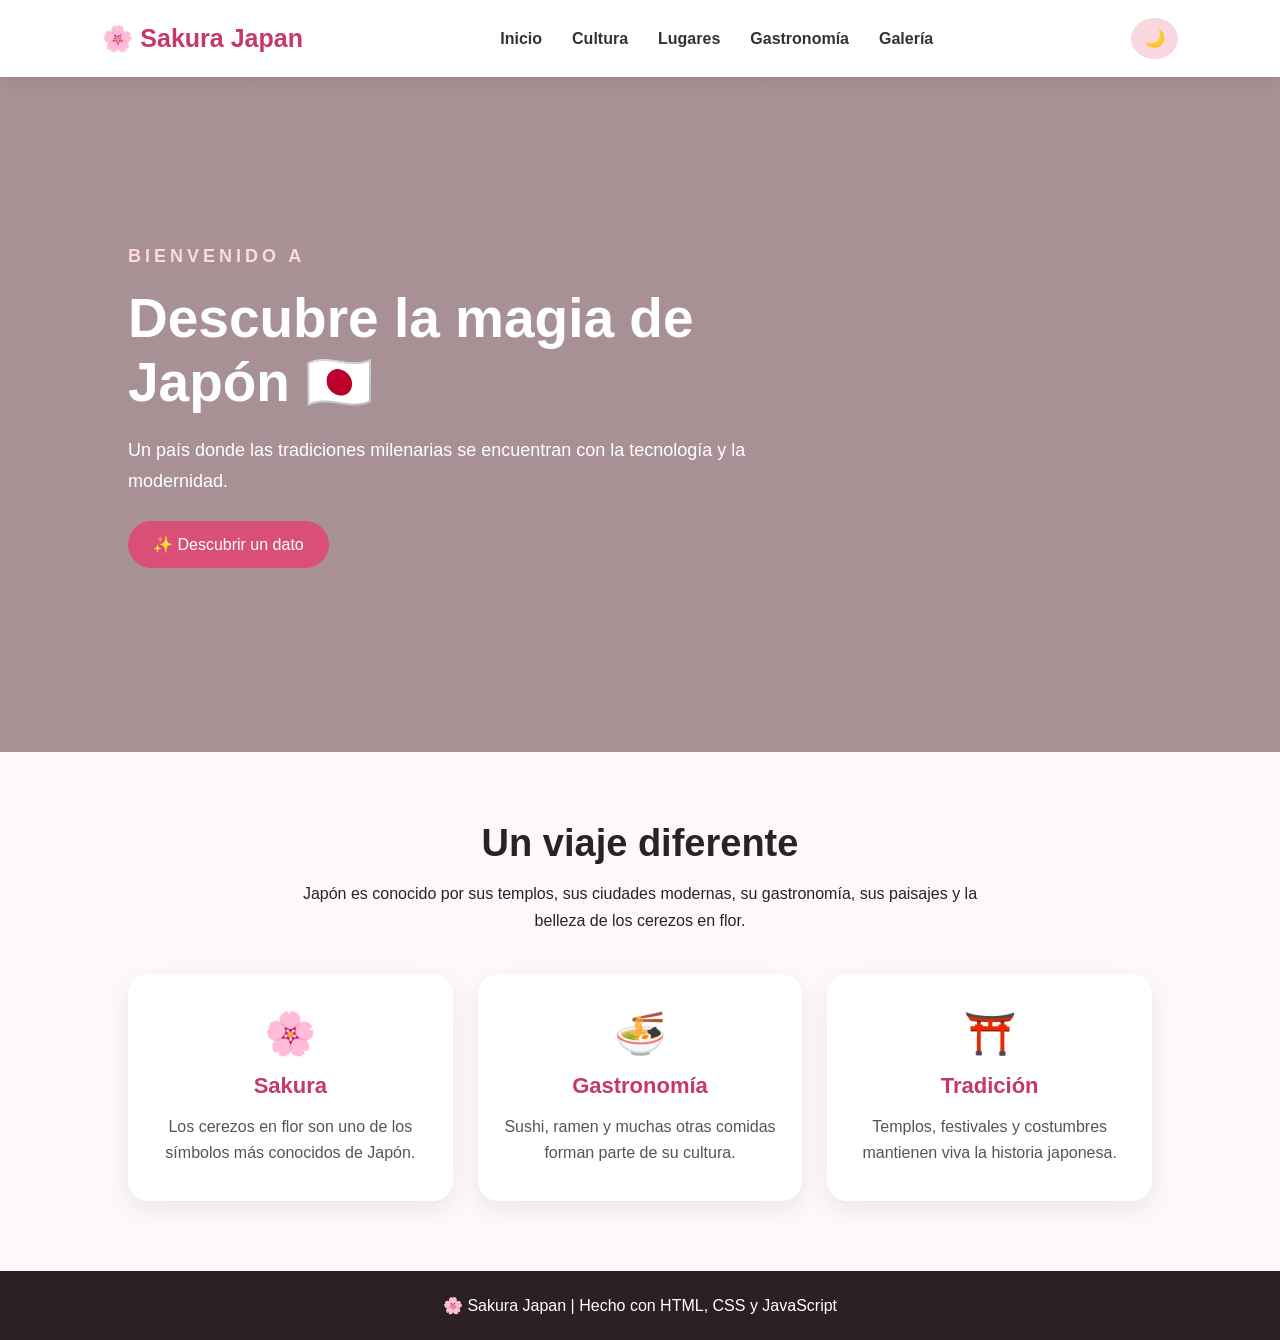
<file: index.html>
<!DOCTYPE html>
<html lang="es">
<head>
    <meta charset="UTF-8">
    <meta name="viewport" content="width=device-width, initial-scale=1.0">
    <title>Sakura Japan</title>
    <link rel="stylesheet" href="Css/style.css">
</head>

<body>

    <header>
        <nav class="navbar">
            <h1>🌸 Sakura Japan</h1>

            <div class="menu">
    <a href="index.html">Inicio</a>
    <a href="cultura.html">Cultura</a>
    <a href="lugares.html">Lugares</a>
    <a href="gastronomia.html">Gastronomía</a>
    <a href="galeria.html">Galería</a>
</div>

            <button id="modoBtn">🌙</button>
        </nav>
    </header>

    <main>

        <section class="hero">
            <div class="hero-text">
                <p class="small-title">BIENVENIDO A</p>

                <h2>Descubre la magia de Japón 🇯🇵</h2>

                <p>
                    Un país donde las tradiciones milenarias
                    se encuentran con la tecnología y la modernidad.
                </p>

                <button id="datoBtn" class="main-button">
                    ✨ Descubrir un dato
                </button>

                <p id="dato"></p>
            </div>
        </section>

        <section class="intro">
            <h2>Un viaje diferente</h2>

            <p>
                Japón es conocido por sus templos, sus ciudades modernas,
                su gastronomía, sus paisajes y la belleza de los cerezos
                en flor.
            </p>

            <div class="cards">

                <div class="card">
                    <span>🌸</span>
                    <h3>Sakura</h3>
                    <p>
                        Los cerezos en flor son uno de los símbolos
                        más conocidos de Japón.
                    </p>
                </div>

                <div class="card">
                    <span>🍜</span>
                    <h3>Gastronomía</h3>
                    <p>
                        Sushi, ramen y muchas otras comidas forman
                        parte de su cultura.
                    </p>
                </div>

                <div class="card">
                    <span>⛩️</span>
                    <h3>Tradición</h3>
                    <p>
                        Templos, festivales y costumbres mantienen
                        viva la historia japonesa.
                    </p>
                </div>

            </div>
        </section>

    </main>

    <footer>
        <p>🌸 Sakura Japan | Hecho con HTML, CSS y JavaScript</p>
    </footer>

<script src="JS/script.js"></script></body>
</html>
</file>
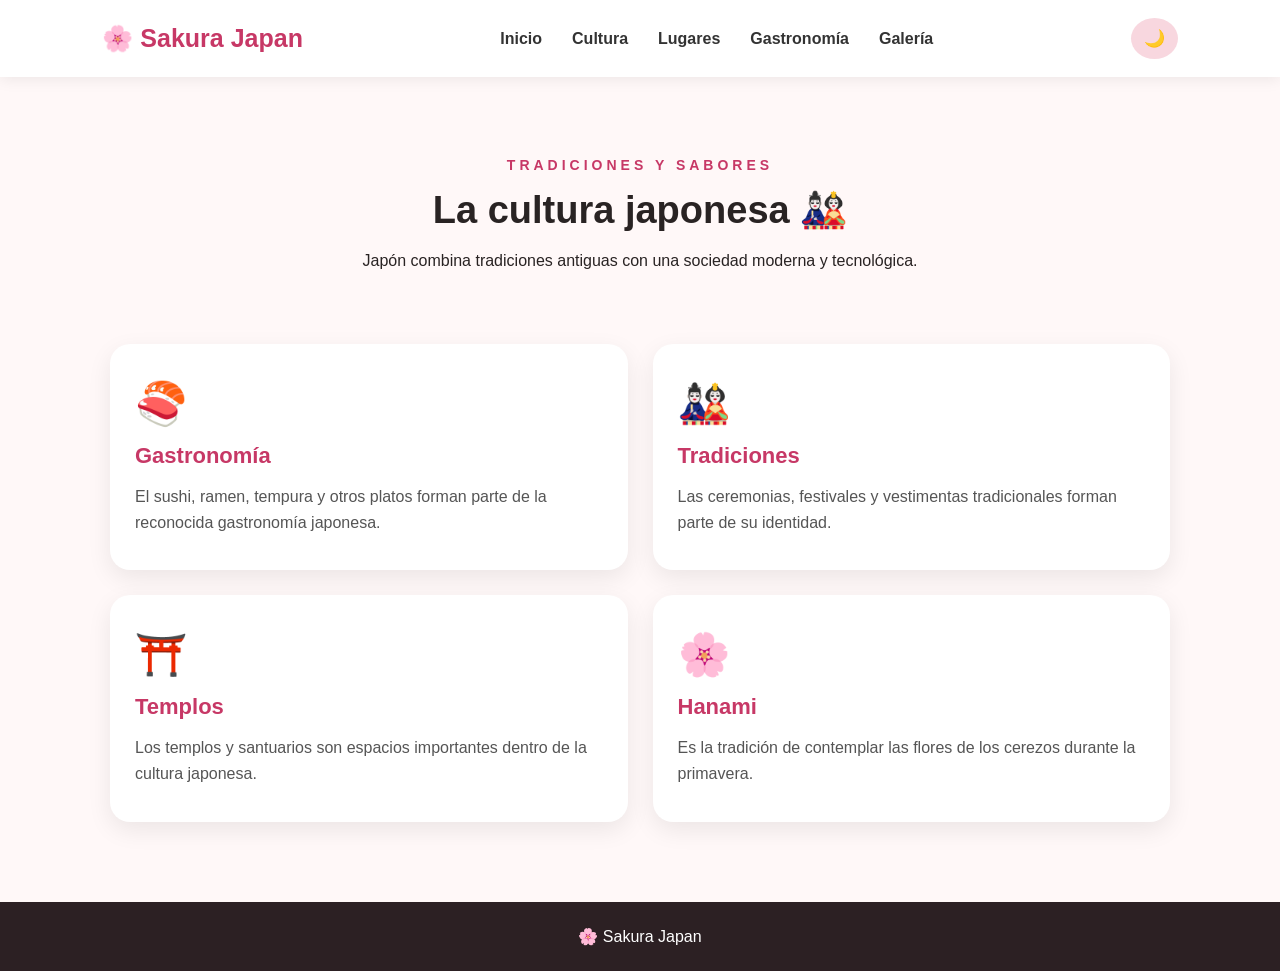
<file: cultura.html>
<!DOCTYPE html>
<html lang="es">
<head>
    <meta charset="UTF-8">
    <meta name="viewport" content="width=device-width, initial-scale=1.0">

    <title>Cultura | Sakura Japan</title>

    <link rel="stylesheet" href="Css/style.css">
</head>

<body>

    <header>
        <nav class="navbar">
            <h1>🌸 Sakura Japan</h1>

            <div class="menu">
    <a href="index.html">Inicio</a>
    <a href="cultura.html">Cultura</a>
    <a href="lugares.html">Lugares</a>
    <a href="gastronomia.html">Gastronomía</a>
    <a href="galeria.html">Galería</a>
</div>

            <button id="modoBtn">🌙</button>
        </nav>
    </header>

    <main>

        <section class="page-title">
            <p class="small-title">TRADICIONES Y SABORES</p>
            <h2>La cultura japonesa 🎎</h2>

            <p>
                Japón combina tradiciones antiguas con una sociedad
                moderna y tecnológica.
            </p>
        </section>

        <section class="cards cultural-cards">

            <div class="card">
                <span>🍣</span>
                <h3>Gastronomía</h3>
                <p>
                    El sushi, ramen, tempura y otros platos forman
                    parte de la reconocida gastronomía japonesa.
                </p>
            </div>

            <div class="card">
                <span>🎎</span>
                <h3>Tradiciones</h3>
                <p>
                    Las ceremonias, festivales y vestimentas
                    tradicionales forman parte de su identidad.
                </p>
            </div>

            <div class="card">
                <span>⛩️</span>
                <h3>Templos</h3>
                <p>
                    Los templos y santuarios son espacios importantes
                    dentro de la cultura japonesa.
                </p>
            </div>

            <div class="card">
                <span>🌸</span>
                <h3>Hanami</h3>
                <p>
                    Es la tradición de contemplar las flores de
                    los cerezos durante la primavera.
                </p>
            </div>

        </section>

    </main>

    <footer>
        <p>🌸 Sakura Japan</p>
    </footer>

    <script src="JS/script.js"></script>

</body>
</html>
</file>
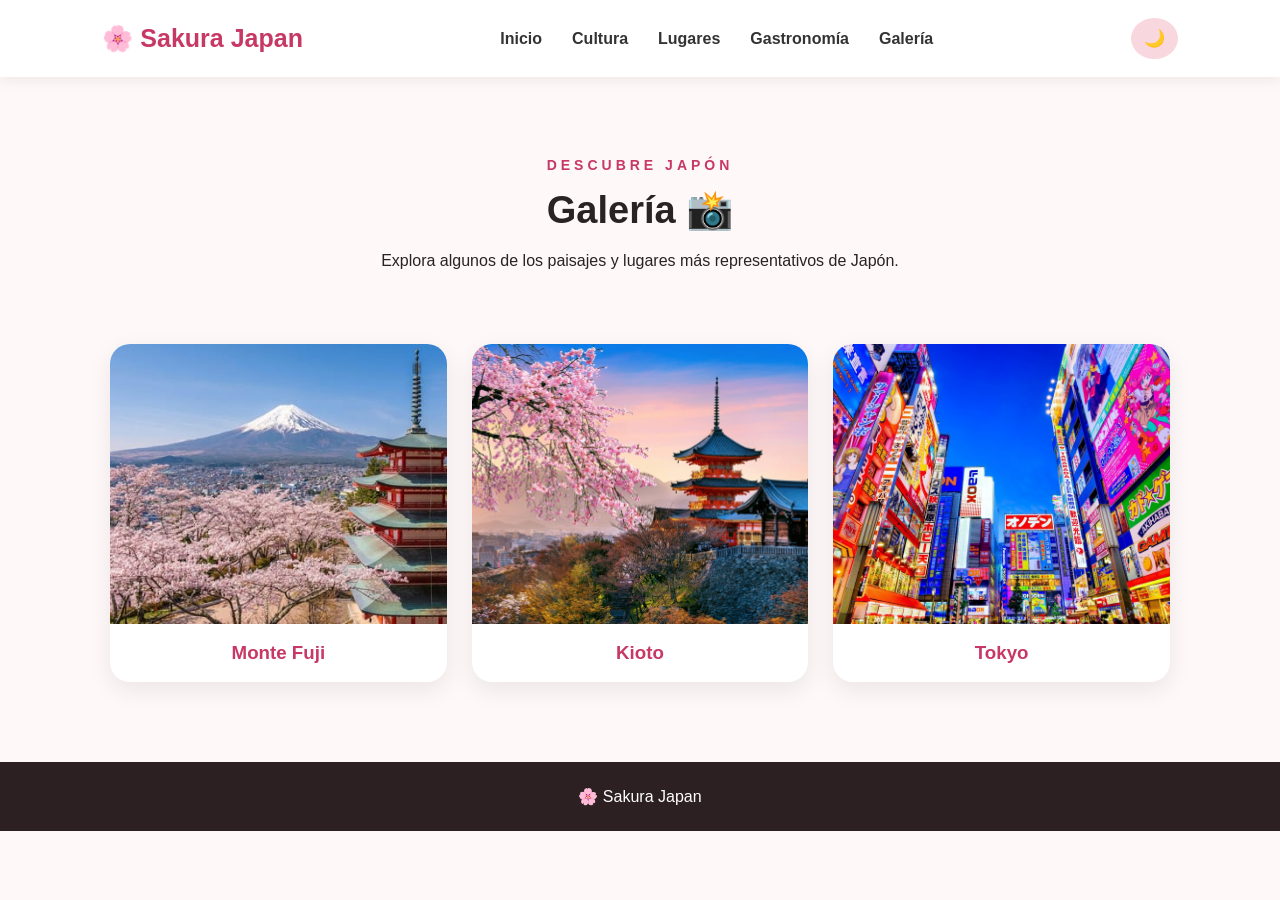
<file: galeria.html>
<!DOCTYPE html>
<html lang="es">
<head>
    <meta charset="UTF-8">
    <meta name="viewport" content="width=device-width, initial-scale=1.0">

    <title>Galería | Sakura Japan</title>

    <link rel="stylesheet" href="style.css">
</head>

<body>

    <header>
        <nav class="navbar">
            <h1>🌸 Sakura Japan</h1>

            <div class="menu">
    <a href="index.html">Inicio</a>
    <a href="cultura.html">Cultura</a>
    <a href="lugares.html">Lugares</a>
    <a href="gastronomia.html">Gastronomía</a>
    <a href="galeria.html">Galería</a>
</div>
            <button id="modoBtn">🌙</button>
        </nav>
    </header>

    <main>

        <section class="page-title">
            <p class="small-title">DESCUBRE JAPÓN</p>

            <h2>Galería 📸</h2>

            <p>
                Explora algunos de los paisajes y lugares
                más representativos de Japón.
            </p>
        </section>

       <section class="gallery-section">

    <div class="gallery-card">
        <img src="imagenes/fuji.jpg" alt="Monte Fuji">
        <h3>Monte Fuji</h3>
    </div>

    <div class="gallery-card">
        <img src="imagenes/kioto.jpg" alt="Kioto">
        <h3>Kioto</h3>
    </div>

    <div class="gallery-card">
        <img src="imagenes/Tokyo.jpg" alt="Tokyo">
        <h3>Tokyo</h3>
    </div>

</section>

    </main>

    <footer>
        <p>🌸 Sakura Japan</p>
    </footer>

    <script src="JS/script.js"></script>

</body>
</html>
</file>
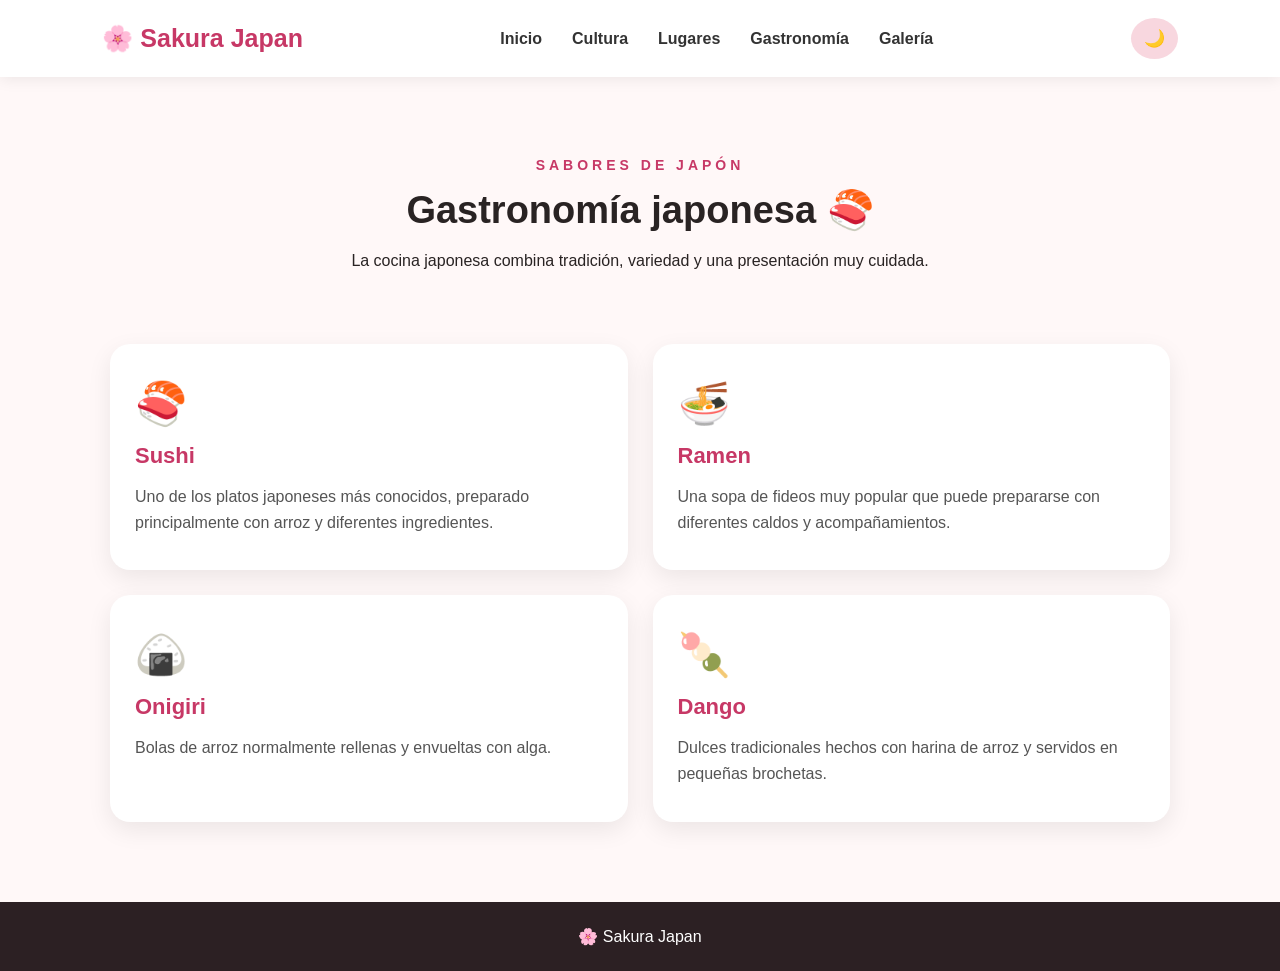
<file: gastronomia.html>
<!DOCTYPE html>
<html lang="es">
<head>
    <meta charset="UTF-8">
    <meta name="viewport" content="width=device-width, initial-scale=1.0">

    <title>Gastronomía | Sakura Japan</title>

    <link rel="stylesheet" href="Css/style.css">
</head>

<body>

    <header>
        <nav class="navbar">
            <h1>🌸 Sakura Japan</h1>

            <div class="menu">
                <a href="index.html">Inicio</a>
                <a href="cultura.html">Cultura</a>
                <a href="lugares.html">Lugares</a>
                <a href="gastronomia.html">Gastronomía</a>
                <a href="galeria.html">Galería</a>
            </div>

            <button id="modoBtn">🌙</button>
        </nav>
    </header>

    <main>

        <section class="page-title">
            <p class="small-title">SABORES DE JAPÓN</p>

            <h2>Gastronomía japonesa 🍣</h2>

            <p>
                La cocina japonesa combina tradición, variedad
                y una presentación muy cuidada.
            </p>
        </section>

        <section class="cards cultural-cards">

            <div class="card">
                <span>🍣</span>
                <h3>Sushi</h3>
                <p>
                    Uno de los platos japoneses más conocidos,
                    preparado principalmente con arroz y diferentes ingredientes.
                </p>
            </div>

            <div class="card">
                <span>🍜</span>
                <h3>Ramen</h3>
                <p>
                    Una sopa de fideos muy popular que puede
                    prepararse con diferentes caldos y acompañamientos.
                </p>
            </div>

            <div class="card">
                <span>🍙</span>
                <h3>Onigiri</h3>
                <p>
                    Bolas de arroz normalmente rellenas y
                    envueltas con alga.
                </p>
            </div>

            <div class="card">
                <span>🍡</span>
                <h3>Dango</h3>
                <p>
                    Dulces tradicionales hechos con harina de arroz
                    y servidos en pequeñas brochetas.
                </p>
            </div>

        </section>

    </main>

    <footer>
        <p>🌸 Sakura Japan</p>
    </footer>

    <script src="JS/script.js"></script>

</body>
</html>
</file>
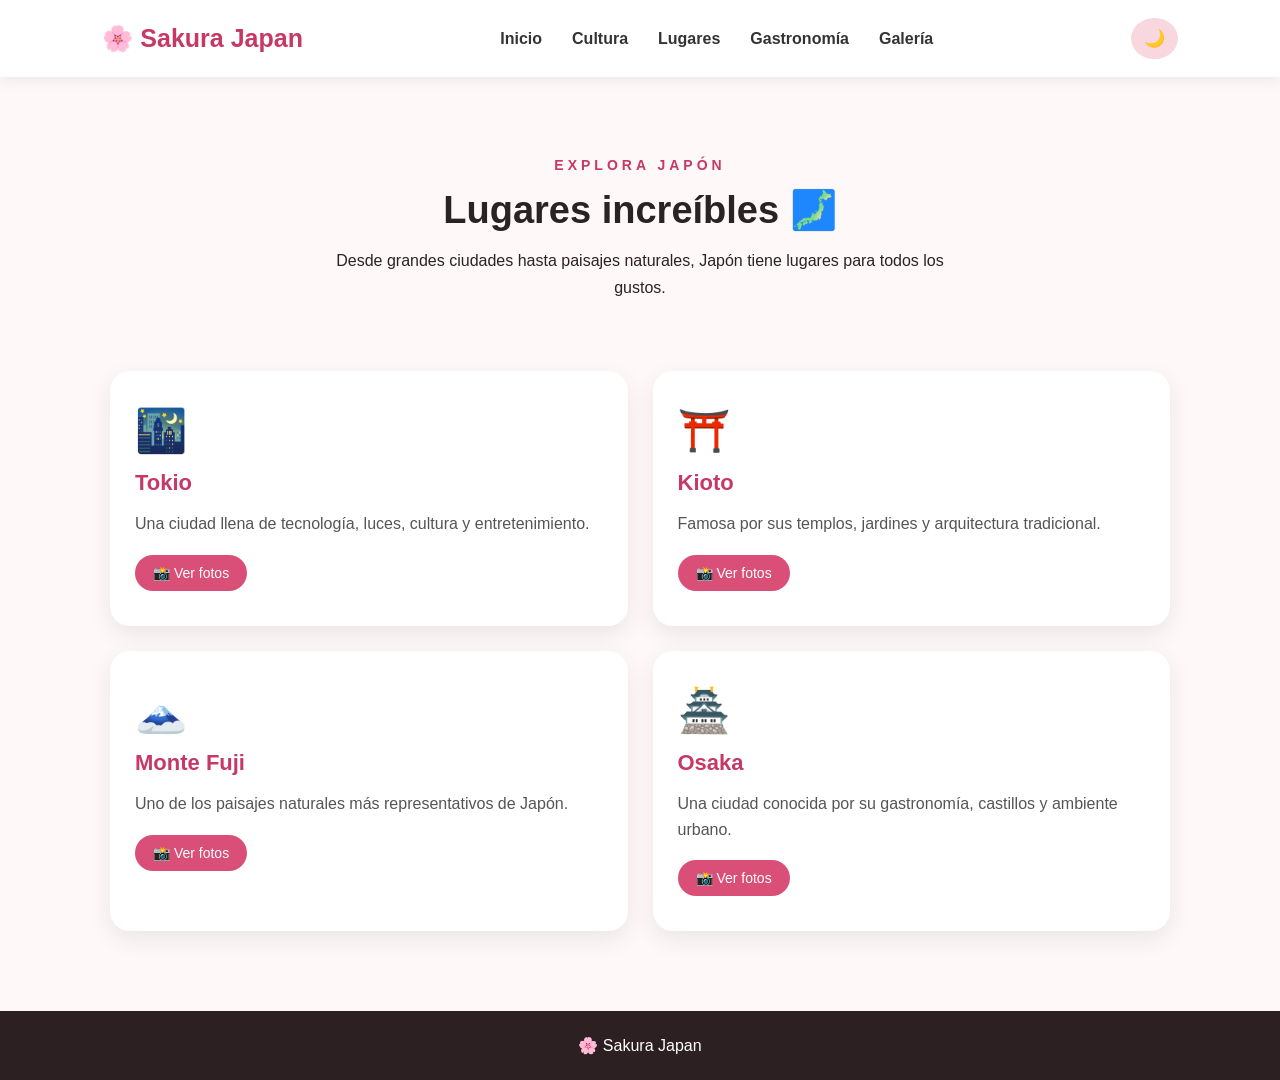
<file: lugares.html>
<!DOCTYPE html>
<html lang="es">
<head>
    <meta charset="UTF-8">
    <meta name="viewport" content="width=device-width, initial-scale=1.0">

    <title>Lugares | Sakura Japan</title>

    <link rel="stylesheet" href="Css/style.css">
</head>

<body>

    <header>
        <nav class="navbar">
            <h1>🌸 Sakura Japan</h1>

          <div class="menu">
    <a href="index.html">Inicio</a>
    <a href="cultura.html">Cultura</a>
    <a href="lugares.html">Lugares</a>
    <a href="gastronomia.html">Gastronomía</a>
    <a href="galeria.html">Galería</a>
</div>

            <button id="modoBtn">🌙</button>
        </nav>
    </header>

    <main>

        <section class="page-title">
            <p class="small-title">EXPLORA JAPÓN</p>

            <h2>Lugares increíbles 🗾</h2>

            <p>
                Desde grandes ciudades hasta paisajes naturales,
                Japón tiene lugares para todos los gustos.
            </p>
        </section>

        <section class="cards places">

            <div class="card place-card" data-place="tokio">
                <span>🌃</span>
                <h3>Tokio</h3>
                <p>
                    Una ciudad llena de tecnología, luces,
                    cultura y entretenimiento.
                </p>
                <button class="place-button">📸 Ver fotos</button>
            </div>

            <div class="card place-card" data-place="kioto">
                <span>⛩️</span>
                <h3>Kioto</h3>
                <p>
                    Famosa por sus templos, jardines y
                    arquitectura tradicional.
                </p>
                <button class="place-button">📸 Ver fotos</button>
            </div>

            <div class="card place-card" data-place="fuji">
                <span>🗻</span>
                <h3>Monte Fuji</h3>
                <p>
                    Uno de los paisajes naturales más
                    representativos de Japón.
                </p>
                <button class="place-button">📸 Ver fotos</button>
            </div>

            <div class="card place-card" data-place="osaka">
                <span>🏯</span>
                <h3>Osaka</h3>
                <p>
                    Una ciudad conocida por su gastronomía,
                    castillos y ambiente urbano.
                </p>
                <button class="place-button">📸 Ver fotos</button>
            </div>

        </section>

    </main>

    <!-- VENTANA DE FOTOS -->

    <div id="photoModal" class="photo-modal">

        <div class="photo-content">

            <button id="closeModal" class="close-modal">✕</button>

            <h2 id="modalTitle"></h2>

            <p id="modalDescription"></p>

            <div id="photoGallery" class="photo-gallery"></div>

        </div>

    </div>

    <footer>
        <p>🌸 Sakura Japan</p>
    </footer>

    <script src="JS/script.js"></script>

</body>
</html>
</file>
<file: Css/style.css>
* {
    margin: 0;
    padding: 0;
    box-sizing: border-box;
    font-family: Arial, sans-serif;
}

body {
    background: #fff8f8;
    color: #292323;
    transition: 0.3s;
}

/* BARRA DE NAVEGACIÓN */

.navbar {
    width: 100%;
    padding: 18px 8%;
    display: flex;
    align-items: center;
    justify-content: space-between;
    background: #ffffff;
    box-shadow: 0 2px 15px rgba(0, 0, 0, 0.08);
    position: sticky;
    top: 0;
    z-index: 10;
}

.navbar h1 {
    color: #c73866;
    font-size: 25px;
}

.menu {
    display: flex;
    gap: 30px;
}

.menu a {
    text-decoration: none;
    color: #333;
    font-weight: bold;
    transition: 0.3s;
}

.menu a:hover {
    color: #c73866;
}

#modoBtn {
    border: none;
    background: #f8d7df;
    padding: 10px 13px;
    border-radius: 50%;
    cursor: pointer;
    font-size: 17px;
}

/* INICIO */

.hero {
    min-height: 75vh;
    display: flex;
    align-items: center;
    padding: 60px 10%;
    background:
        linear-gradient(
            rgba(60, 20, 30, 0.45),
            rgba(60, 20, 30, 0.45)
        ),
        url("https://images.unsplash.com/photo-1528360983277-13d401cdc186?auto=format&fit=crop&w=1600&q=80");

    background-size: cover;
    background-position: center;
}

.hero-text {
    max-width: 650px;
    color: white;
}

.small-title {
    letter-spacing: 4px;
    font-size: 14px;
    margin-bottom: 15px;
    color: #c73866;
    font-weight: bold;
}

.hero .small-title {
    color: #ffd8e3;
}

.hero h2 {
    font-size: 55px;
    margin-bottom: 20px;
}

.hero p {
    font-size: 18px;
    line-height: 1.7;
}

/* BOTONES */

.main-button {
    margin-top: 25px;
    padding: 14px 25px;
    border: none;
    border-radius: 30px;
    background: #d94f78;
    color: white;
    font-size: 16px;
    cursor: pointer;
    transition: 0.3s;
}

.main-button:hover {
    transform: translateY(-3px);
    background: #b8325d;
}

#dato {
    margin-top: 20px;
    font-weight: bold;
}

/* SECCIONES */

.intro {
    padding: 70px 10%;
    text-align: center;
}

.intro h2,
.page-title h2 {
    font-size: 38px;
    margin-bottom: 15px;
}

.intro > p {
    max-width: 700px;
    margin: auto;
    line-height: 1.7;
}

/* TÍTULOS DE PÁGINAS */

.page-title {
    text-align: center;
    padding: 80px 20px 50px;
}

.page-title > p:last-child {
    max-width: 650px;
    margin: auto;
    line-height: 1.7;
}

/* TARJETAS */

.cards {
    display: grid;
    grid-template-columns: repeat(3, 1fr);
    gap: 25px;
    margin-top: 40px;
}

.card {
    background: white;
    padding: 35px 25px;
    border-radius: 20px;
    box-shadow: 0 8px 25px rgba(0, 0, 0, 0.08);
    transition: 0.3s;
}

.card:hover {
    transform: translateY(-8px);
    box-shadow: 0 15px 30px rgba(199, 56, 102, 0.18);
}

.card span {
    font-size: 42px;
}

.card h3 {
    margin: 15px 0;
    color: #c73866;
    font-size: 22px;
}

.card p {
    line-height: 1.6;
    color: #555;
}

.cultural-cards,
.places {
    max-width: 1100px;
    margin: 20px auto 80px;
    padding: 0 20px;
    grid-template-columns: repeat(2, 1fr);
}

/* FOOTER */

footer {
    text-align: center;
    padding: 25px;
    background: #2c2023;
    color: white;
}

/* MODO OSCURO */

body.dark {
    background: #171316;
    color: white;
}

body.dark .navbar {
    background: #241c20;
}

body.dark .menu a {
    color: white;
}

body.dark .card {
    background: #2a2226;
}

body.dark .card p {
    color: #ddd;
}

body.dark .page-title p:last-child,
body.dark .intro > p {
    color: #ddd;
}

/* RESPONSIVE */

@media (max-width: 800px) {

    .navbar {
        flex-direction: column;
        gap: 15px;
    }

    .menu {
        gap: 15px;
    }

    .hero h2 {
        font-size: 40px;
    }

    .cards,
    .cultural-cards,
    .places {
        grid-template-columns: 1fr;
    }
}
/* BOTÓN VER FOTOS */

.place-button {
    margin-top: 18px;
    padding: 10px 18px;
    border: none;
    border-radius: 25px;
    background: #d94f78;
    color: white;
    cursor: pointer;
    font-size: 14px;
    transition: 0.3s;
}

.place-button:hover {
    transform: translateY(-2px);
    background: #b8325d;
}

/* MODAL */

.photo-modal {
    display: none;
    position: fixed;
    inset: 0;
    background: rgba(0, 0, 0, 0.75);
    z-index: 1000;
    padding: 30px;
    align-items: center;
    justify-content: center;
}

.photo-modal.active {
    display: flex;
}

.photo-content {
    background: white;
    width: 90%;
    max-width: 950px;
    max-height: 90vh;
    overflow-y: auto;
    border-radius: 25px;
    padding: 35px;
    position: relative;
}

.close-modal {
    position: absolute;
    top: 15px;
    right: 20px;
    border: none;
    background: #f8d7df;
    width: 40px;
    height: 40px;
    border-radius: 50%;
    cursor: pointer;
    font-size: 18px;
}

.photo-content h2 {
    color: #c73866;
    margin-bottom: 10px;
}

.photo-content > p {
    color: #555;
    margin-bottom: 25px;
    line-height: 1.6;
}

.photo-gallery {
    display: grid;
    grid-template-columns: repeat(3, 1fr);
    gap: 15px;
}

.photo-gallery img {
    width: 100%;
    height: 220px;
    object-fit: cover;
    border-radius: 15px;
    transition: 0.3s;
}

.photo-gallery img:hover {
    transform: scale(1.03);
}

/* MODAL EN MODO OSCURO */

body.dark .photo-content {
    background: #2a2226;
}

body.dark .photo-content > p {
    color: #ddd;
}

body.dark .close-modal {
    background: #44333a;
    color: white;
}

/* CELULAR */

@media (max-width: 800px) {

    .photo-gallery {
        grid-template-columns: 1fr;
    }

    .photo-gallery img {
        height: 200px;
    }

    .photo-content {
        padding: 25px;
    }
}
/* BOTÓN VER FOTOS */

.place-button {
    margin-top: 18px;
    padding: 10px 18px;
    border: none;
    border-radius: 25px;
    background: #d94f78;
    color: white;
    cursor: pointer;
    font-size: 14px;
    transition: 0.3s;
}

.place-button:hover {
    transform: translateY(-2px);
    background: #b8325d;
}

/* VENTANA DE FOTOS */

.photo-modal {
    display: none;
    position: fixed;
    inset: 0;
    background: rgba(0, 0, 0, 0.75);
    z-index: 1000;
    padding: 30px;
    align-items: center;
    justify-content: center;
}

.photo-modal.active {
    display: flex;
}

.photo-content {
    background: white;
    width: 90%;
    max-width: 950px;
    max-height: 90vh;
    overflow-y: auto;
    border-radius: 25px;
    padding: 35px;
    position: relative;
}

.close-modal {
    position: absolute;
    top: 15px;
    right: 20px;
    border: none;
    background: #f8d7df;
    width: 40px;
    height: 40px;
    border-radius: 50%;
    cursor: pointer;
    font-size: 18px;
}

.photo-content h2 {
    color: #c73866;
    margin-bottom: 10px;
}

.photo-content > p {
    color: #555;
    margin-bottom: 25px;
    line-height: 1.6;
}

.photo-gallery {
    display: grid;
    grid-template-columns: repeat(3, 1fr);
    gap: 15px;
}

.photo-gallery img {
    width: 100%;
    height: 220px;
    object-fit: cover;
    border-radius: 15px;
}

body.dark .photo-content {
    background: #2a2226;
}

body.dark .photo-content > p {
    color: #ddd;
}

body.dark .close-modal {
    background: #44333a;
    color: white;
}

@media (max-width: 800px) {
    .photo-gallery {
        grid-template-columns: 1fr;
    }
}
.gallery-section {
    max-width: 1200px !important;
    margin: 20px auto 80px !important;
    padding: 0 20px !important;
    display: grid !important;
    grid-template-columns: repeat(3, 1fr) !important;
    gap: 25px !important;
}

.gallery-card {
    width: 100% !important;
    overflow: hidden;
}

.gallery-card img {
    width: 100% !important;
    height: 260px !important;
    object-fit: cover !important;
    display: block !important;
}

@media (max-width: 800px) {
    .gallery-section {
        grid-template-columns: 1fr !important;
    }

    .gallery-card img {
        height: 220px !important;
    }
}
.gallery-section {
    max-width: 1200px !important;
    margin: 20px auto 80px !important;
    padding: 0 20px !important;
    display: grid !important;
    grid-template-columns: repeat(3, 1fr) !important;
    gap: 25px !important;
}

.gallery-card {
    width: 100% !important;
    overflow: hidden;
}

.gallery-card img {
    width: 100% !important;
    height: 260px !important;
    object-fit: cover !important;
    display: block !important;
}

@media (max-width: 800px) {
    .gallery-section {
        grid-template-columns: 1fr !important;
    }
}
</file>
<file: style.css>
* {
    margin: 0;
    padding: 0;
    box-sizing: border-box;
    font-family: Arial, sans-serif;
}

body {
    background: #fff8f8;
    color: #292323;
    transition: 0.3s;
}

/* BARRA DE NAVEGACIÓN */

.navbar {
    width: 100%;
    padding: 18px 8%;
    display: flex;
    align-items: center;
    justify-content: space-between;
    background: #ffffff;
    box-shadow: 0 2px 15px rgba(0, 0, 0, 0.08);
    position: sticky;
    top: 0;
    z-index: 10;
}

.navbar h1 {
    color: #c73866;
    font-size: 25px;
}

.menu {
    display: flex;
    gap: 30px;
}

.menu a {
    text-decoration: none;
    color: #333;
    font-weight: bold;
    transition: 0.3s;
}

.menu a:hover {
    color: #c73866;
}

#modoBtn {
    border: none;
    background: #f8d7df;
    padding: 10px 13px;
    border-radius: 50%;
    cursor: pointer;
    font-size: 17px;
}

/* INICIO */

.hero {
    min-height: 75vh;
    display: flex;
    align-items: center;
    padding: 60px 10%;
    background:
        linear-gradient(
            rgba(60, 20, 30, 0.45),
            rgba(60, 20, 30, 0.45)
        ),
        url("https://images.unsplash.com/photo-1528360983277-13d401cdc186?auto=format&fit=crop&w=1600&q=80");

    background-size: cover;
    background-position: center;
}

.hero-text {
    max-width: 650px;
    color: white;
}

.small-title {
    letter-spacing: 4px;
    font-size: 14px;
    margin-bottom: 15px;
    color: #c73866;
    font-weight: bold;
}

.hero .small-title {
    color: #ffd8e3;
}

.hero h2 {
    font-size: 55px;
    margin-bottom: 20px;
}

.hero p {
    font-size: 18px;
    line-height: 1.7;
}

/* BOTONES */

.main-button {
    margin-top: 25px;
    padding: 14px 25px;
    border: none;
    border-radius: 30px;
    background: #d94f78;
    color: white;
    font-size: 16px;
    cursor: pointer;
    transition: 0.3s;
}

.main-button:hover {
    transform: translateY(-3px);
    background: #b8325d;
}

#dato {
    margin-top: 20px;
    font-weight: bold;
}

/* SECCIONES */

.intro {
    padding: 70px 10%;
    text-align: center;
}

.intro h2,
.page-title h2 {
    font-size: 38px;
    margin-bottom: 15px;
}

.intro > p {
    max-width: 700px;
    margin: auto;
    line-height: 1.7;
}

/* TÍTULOS DE PÁGINAS */

.page-title {
    text-align: center;
    padding: 80px 20px 50px;
}

.page-title > p:last-child {
    max-width: 650px;
    margin: auto;
    line-height: 1.7;
}

/* TARJETAS */

.cards {
    display: grid;
    grid-template-columns: repeat(3, 1fr);
    gap: 25px;
    margin-top: 40px;
}

.card {
    background: white;
    padding: 35px 25px;
    border-radius: 20px;
    box-shadow: 0 8px 25px rgba(0, 0, 0, 0.08);
    transition: 0.3s;
}

.card:hover {
    transform: translateY(-8px);
    box-shadow: 0 15px 30px rgba(199, 56, 102, 0.18);
}

.card span {
    font-size: 42px;
}

.card h3 {
    margin: 15px 0;
    color: #c73866;
    font-size: 22px;
}

.card p {
    line-height: 1.6;
    color: #555;
}

.cultural-cards,
.places {
    max-width: 1100px;
    margin: 20px auto 80px;
    padding: 0 20px;
    grid-template-columns: repeat(2, 1fr);
}

/* FOOTER */

footer {
    text-align: center;
    padding: 25px;
    background: #2c2023;
    color: white;
}

/* MODO OSCURO */

body.dark {
    background: #171316;
    color: white;
}

body.dark .navbar {
    background: #241c20;
}

body.dark .menu a {
    color: white;
}

body.dark .card {
    background: #2a2226;
}

body.dark .card p {
    color: #ddd;
}

body.dark .page-title p:last-child,
body.dark .intro > p {
    color: #ddd;
}

/* RESPONSIVE */

@media (max-width: 800px) {

    .navbar {
        flex-direction: column;
        gap: 15px;
    }

    .menu {
        gap: 15px;
    }

    .hero h2 {
        font-size: 40px;
    }

    .cards,
    .cultural-cards,
    .places {
        grid-template-columns: 1fr;
    }
}
/* GALERÍA */

.gallery-section {
    max-width: 1100px;
    margin: 20px auto 80px;
    padding: 0 20px;
    display: grid;
    grid-template-columns: repeat(3, 1fr);
    gap: 25px;
}

.gallery-card {
    background: white;
    border-radius: 20px;
    overflow: hidden;
    box-shadow: 0 8px 25px rgba(0, 0, 0, 0.08);
    transition: 0.3s;
}

.gallery-card:hover {
    transform: translateY(-6px);
}

.gallery-card img {
    width: 100%;
    height: 280px;
    object-fit: cover;
    display: block;
}

.gallery-card h3 {
    padding: 18px;
    color: #c73866;
    text-align: center;
}

body.dark .gallery-card {
    background: #2a2226;
}

@media (max-width: 800px) {

    .gallery-section {
        grid-template-columns: 1fr;
    }

    .gallery-card img {
        height: 220px;
    }
}
</file>
